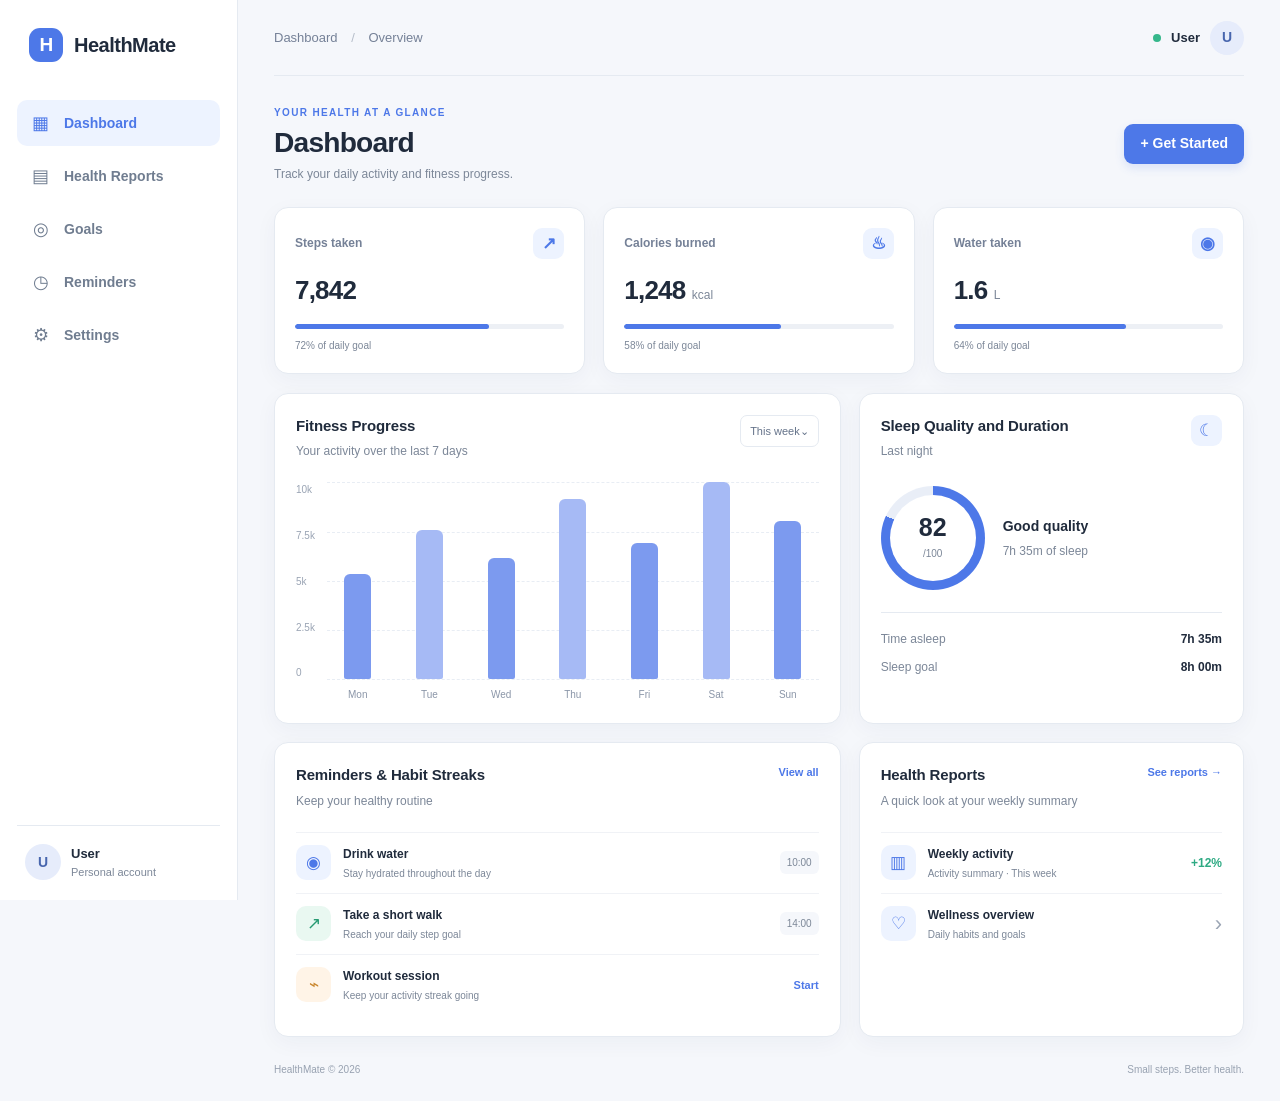
<file: html/index.html>
<!DOCTYPE html>
<html lang="sk">
<head>
  <meta charset="UTF-8">
  <meta name="viewport" content="width=device-width, initial-scale=1.0">
  <title>HealthMate | Dashboard</title>
  <link rel="stylesheet" href="style.css">
</head>
<body>
  <div class="app-shell">
    <aside class="sidebar">
      <a class="brand" href="index.html"><span class="brand-mark">H</span><span>HealthMate</span></a>
      <nav class="side-nav" aria-label="Hlavná navigácia">
        <a class="nav-link active" href="index.html"><span class="nav-icon">▦</span>Dashboard</a>
        <a class="nav-link" href="#"><span class="nav-icon">▤</span>Health Reports</a>
        <a class="nav-link" href="#"><span class="nav-icon">◎</span>Goals</a>
        <a class="nav-link" href="#"><span class="nav-icon">◷</span>Reminders</a>
        <a class="nav-link" href="#"><span class="nav-icon">⚙</span>Settings</a>
      </nav>
      <div class="sidebar-bottom">
        <div class="mini-profile"><div class="avatar">U</div><div><strong>User</strong><small>Personal account</small></div></div>
      </div>
    </aside>

    <main class="main-area">
      <header class="topbar">
        <div class="mobile-brand"><span class="brand-mark">H</span> HealthMate</div>
        <div class="breadcrumb">Dashboard <span>/</span> Overview</div>
        <div class="top-actions"><span class="status-dot"></span><span class="user-label">User</span><div class="avatar small">U</div></div>
      </header>

      <section class="page-heading">
        <div><p class="eyebrow">YOUR HEALTH AT A GLANCE</p><h1>Dashboard</h1><p class="muted">Track your daily activity and fitness progress.</p></div>
        <a class="button primary" href="workout.html">+ Get Started</a>
      </section>

      <section class="stat-grid" aria-label="Daily statistics">
        <article class="stat-card"><div class="stat-top"><span>Steps taken</span><span class="stat-symbol">↗</span></div><strong>7,842</strong><div class="progress"><span style="width:72%"></span></div><small>72% of daily goal</small></article>
        <article class="stat-card"><div class="stat-top"><span>Calories burned</span><span class="stat-symbol">♨</span></div><strong>1,248 <small>kcal</small></strong><div class="progress"><span style="width:58%"></span></div><small>58% of daily goal</small></article>
        <article class="stat-card"><div class="stat-top"><span>Water taken</span><span class="stat-symbol">◉</span></div><strong>1.6 <small>L</small></strong><div class="progress"><span style="width:64%"></span></div><small>64% of daily goal</small></article>
      </section>

      <section class="dashboard-grid">
        <article class="panel progress-panel">
          <div class="panel-heading"><div><h2>Fitness Progress</h2><p class="muted">Your activity over the last 7 days</p></div><span class="select-like">This week⌄</span></div>
          <div class="chart">
            <div class="chart-y"><span>10k</span><span>7.5k</span><span>5k</span><span>2.5k</span><span>0</span></div>
            <div class="chart-content">
              <div class="chart-lines"><i></i><i></i><i></i><i></i><i></i></div>
              <div class="bars"><div class="bar-wrap"><b style="height:48%"></b><small>Mon</small></div><div class="bar-wrap"><b style="height:68%"></b><small>Tue</small></div><div class="bar-wrap"><b style="height:55%"></b><small>Wed</small></div><div class="bar-wrap"><b style="height:82%"></b><small>Thu</small></div><div class="bar-wrap"><b style="height:62%"></b><small>Fri</small></div><div class="bar-wrap"><b style="height:92%"></b><small>Sat</small></div><div class="bar-wrap"><b style="height:72%"></b><small>Sun</small></div></div>
            </div>
          </div>
        </article>
        <article class="panel sleep-panel">
          <div class="panel-heading"><div><h2>Sleep Quality and Duration</h2><p class="muted">Last night</p></div><span class="stat-symbol">☾</span></div>
          <div class="sleep-score"><div class="sleep-ring"><div><strong>82</strong><small>/100</small></div></div><div><strong>Good quality</strong><p class="muted">7h 35m of sleep</p></div></div>
          <div class="sleep-details"><span>Time asleep</span><strong>7h 35m</strong><span>Sleep goal</span><strong>8h 00m</strong></div>
        </article>
        <article class="panel reminders-panel">
          <div class="panel-heading"><div><h2>Reminders &amp; Habit Streaks</h2><p class="muted">Keep your healthy routine</p></div><a class="text-link" href="#">View all</a></div>
          <div class="reminder"><span class="reminder-icon water">◉</span><div><strong>Drink water</strong><small>Stay hydrated throughout the day</small></div><span class="pill">10:00</span></div>
          <div class="reminder"><span class="reminder-icon move">↗</span><div><strong>Take a short walk</strong><small>Reach your daily step goal</small></div><span class="pill">14:00</span></div>
          <div class="reminder"><span class="reminder-icon workout">⌁</span><div><strong>Workout session</strong><small>Keep your activity streak going</small></div><a class="small-link" href="workout.html">Start</a></div>
        </article>
        <article class="panel reports-panel">
          <div class="panel-heading"><div><h2>Health Reports</h2><p class="muted">A quick look at your weekly summary</p></div><a class="text-link" href="#">See reports →</a></div>
          <div class="report-row"><span class="report-icon">▥</span><div><strong>Weekly activity</strong><small>Activity summary · This week</small></div><span class="report-value">+12%</span></div>
          <div class="report-row"><span class="report-icon">♡</span><div><strong>Wellness overview</strong><small>Daily habits and goals</small></div><span class="arrow">›</span></div>
        </article>
      </section>
      <footer class="footer"><span>HealthMate © 2026</span><span>Small steps. Better health.</span></footer>
    </main>
  </div>
</body>
</html>
</file>
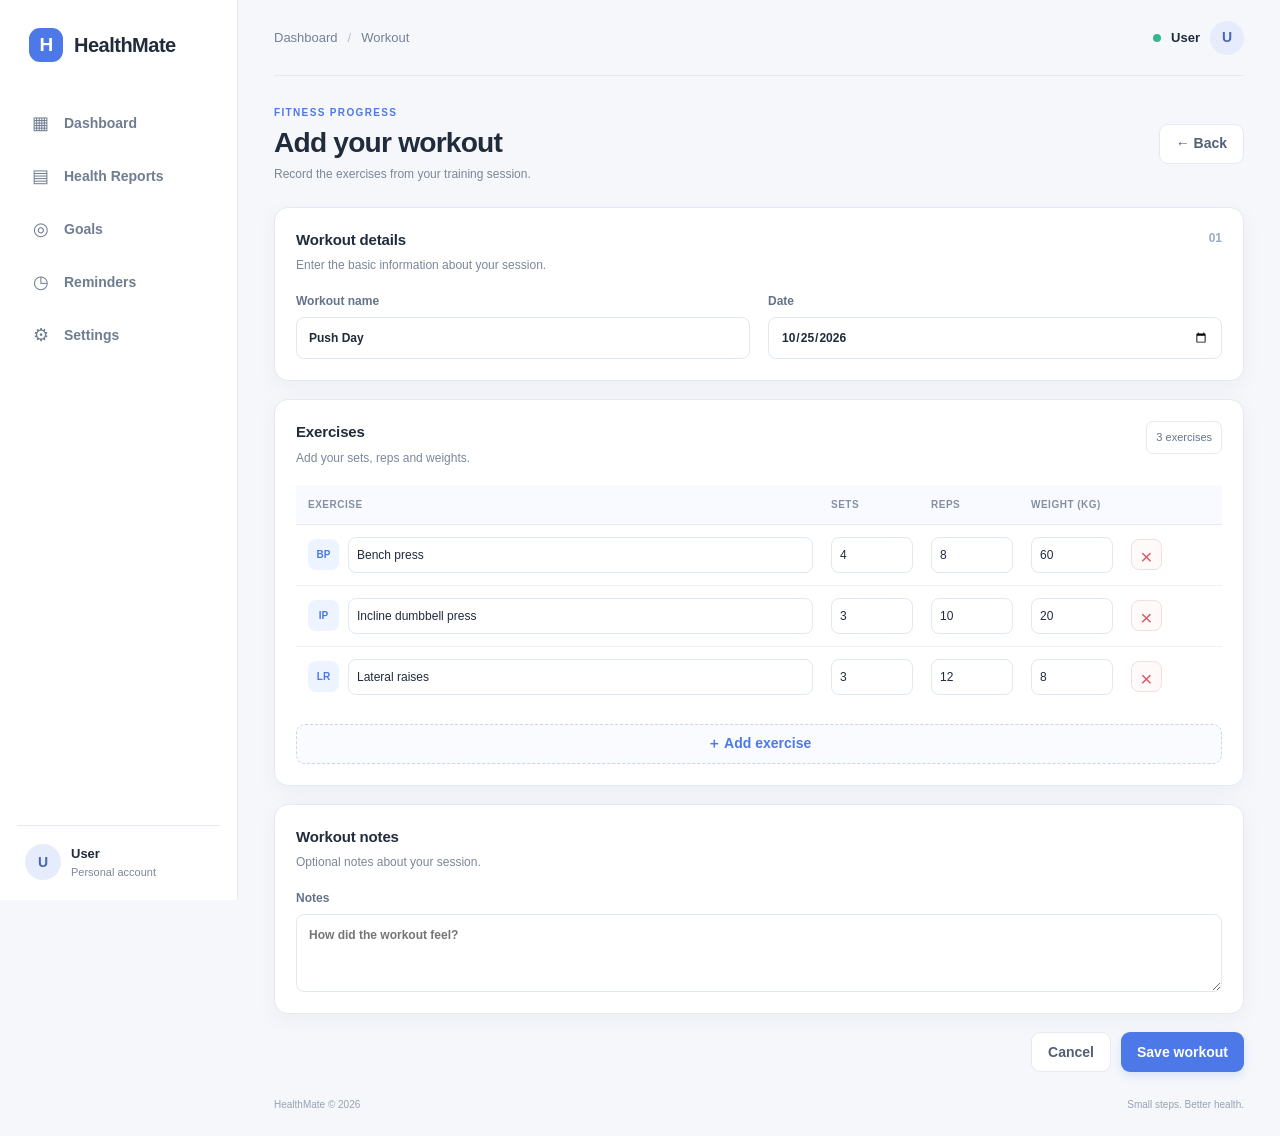
<file: html/workout.html>
<!DOCTYPE html>
<html lang="sk">
<head>
  <meta charset="UTF-8">
  <meta name="viewport" content="width=device-width, initial-scale=1.0">
  <title>HealthMate | Add your workout</title>
  <link rel="stylesheet" href="style.css">
</head>
<body>
  <div class="app-shell">
    <aside class="sidebar">
      <a class="brand" href="index.html"><span class="brand-mark">H</span><span>HealthMate</span></a>
      <nav class="side-nav" aria-label="Hlavná navigácia">
        <a class="nav-link" href="index.html"><span class="nav-icon">▦</span>Dashboard</a>
        <a class="nav-link" href="#"><span class="nav-icon">▤</span>Health Reports</a>
        <a class="nav-link" href="#"><span class="nav-icon">◎</span>Goals</a>
        <a class="nav-link" href="#"><span class="nav-icon">◷</span>Reminders</a>
        <a class="nav-link" href="#"><span class="nav-icon">⚙</span>Settings</a>
      </nav>
      <div class="sidebar-bottom"><div class="mini-profile"><div class="avatar">U</div><div><strong>User</strong><small>Personal account</small></div></div></div>
    </aside>

    <main class="main-area">
      <header class="topbar">
        <div class="mobile-brand"><span class="brand-mark">H</span> HealthMate</div>
        <div class="breadcrumb"><a href="index.html">Dashboard</a><span>/</span>Workout</div>
        <div class="top-actions"><span class="status-dot"></span><span class="user-label">User</span><div class="avatar small">U</div></div>
      </header>

      <section class="page-heading">
        <div><p class="eyebrow">FITNESS PROGRESS</p><h1>Add your workout</h1><p class="muted">Record the exercises from your training session.</p></div>
        <a class="button secondary" href="index.html">← Back</a>
      </section>

      <form class="workout-form">
        <section class="panel workout-info">
          <div class="panel-heading"><div><h2>Workout details</h2><p class="muted">Enter the basic information about your session.</p></div><span class="section-number">01</span></div>
          <div class="form-grid">
            <label class="field"><span>Workout name</span><input type="text" placeholder="e.g. Push Day" value="Push Day"></label>
            <label class="field"><span>Date</span><input type="date" value="2026-10-25"></label>
          </div>
        </section>

        <section class="panel exercises-panel">
          <div class="panel-heading"><div><h2>Exercises</h2><p class="muted">Add your sets, reps and weights.</p></div><span class="count-badge">3 exercises</span></div>
          <div class="exercise-table-wrap">
            <table class="exercise-table">
              <thead><tr><th>Exercise</th><th>Sets</th><th>Reps</th><th>Weight (kg)</th><th><span class="sr-only">Remove</span></th></tr></thead>
              <tbody>
                <tr><td><div class="exercise-name"><span class="exercise-thumb">BP</span><input aria-label="Exercise name" value="Bench press"></div></td><td><input aria-label="Bench press sets" type="number" value="4" min="1"></td><td><input aria-label="Bench press reps" type="number" value="8" min="1"></td><td><input aria-label="Bench press weight" type="number" value="60" min="0"></td><td><button class="icon-button" type="button" aria-label="Remove Bench press">×</button></td></tr>
                <tr><td><div class="exercise-name"><span class="exercise-thumb">IP</span><input aria-label="Exercise name" value="Incline dumbbell press"></div></td><td><input aria-label="Incline press sets" type="number" value="3" min="1"></td><td><input aria-label="Incline press reps" type="number" value="10" min="1"></td><td><input aria-label="Incline press weight" type="number" value="20" min="0"></td><td><button class="icon-button" type="button" aria-label="Remove Incline press">×</button></td></tr>
                <tr><td><div class="exercise-name"><span class="exercise-thumb">LR</span><input aria-label="Exercise name" value="Lateral raises"></div></td><td><input aria-label="Lateral raises sets" type="number" value="3" min="1"></td><td><input aria-label="Lateral raises reps" type="number" value="12" min="1"></td><td><input aria-label="Lateral raises weight" type="number" value="8" min="0"></td><td><button class="icon-button" type="button" aria-label="Remove Lateral raises">×</button></td></tr>
              </tbody>
            </table>
          </div>
          <button class="button dashed" type="button">＋ Add exercise</button>
        </section>

        <section class="panel notes-panel">
          <div class="panel-heading"><div><h2>Workout notes</h2><p class="muted">Optional notes about your session.</p></div></div>
          <label class="field"><span>Notes</span><textarea rows="3" placeholder="How did the workout feel?"></textarea></label>
        </section>

        <div class="form-actions"><a class="button secondary" href="index.html">Cancel</a><button class="button primary" type="button">Save workout</button></div>
      </form>
      <footer class="footer"><span>HealthMate © 2026</span><span>Small steps. Better health.</span></footer>
    </main>
  </div>
</body>
</html>
</file>
<file: html/style.css>
/* HealthMate - responsive wireframe implementation */
:root {
  --bg: #f5f7fb;
  --surface: #ffffff;
  --surface-soft: #f8fafc;
  --text: #202b3c;
  --muted: #7c8798;
  --line: #e5eaf1;
  --primary: #4d78e8;
  --primary-dark: #3762d1;
  --blue-soft: #edf3ff;
  --green: #2eaa83;
  --shadow: 0 6px 22px rgba(30, 52, 84, .045);
}
* { box-sizing: border-box; }
html { min-width: 320px; }
body { margin: 0; background: var(--bg); color: var(--text); font: 14px/1.5 Inter, -apple-system, BlinkMacSystemFont, "Segoe UI", Arial, sans-serif; }
a { color: inherit; text-decoration: none; }
button, input, textarea { font: inherit; }
button, a, input { -webkit-tap-highlight-color: transparent; }
.app-shell { min-height: 100vh; }
.sidebar { position: fixed; inset: 0 auto 0 0; width: 238px; background: var(--surface); border-right: 1px solid var(--line); padding: 28px 17px 20px; display: flex; flex-direction: column; z-index: 5; }
.brand { display: flex; align-items: center; gap: 11px; font-size: 20px; font-weight: 750; letter-spacing: -.5px; padding: 0 12px 38px; }
.brand-mark { display: inline-grid; place-items: center; width: 34px; height: 34px; border-radius: 11px; background: var(--primary); color: white; font-size: 19px; font-weight: 800; }
.side-nav { display: grid; gap: 7px; }
.nav-link { min-height: 46px; display: flex; align-items: center; gap: 13px; padding: 0 13px; border-radius: 10px; color: #707d90; font-weight: 550; }
.nav-link:hover, .nav-link.active { color: var(--primary); background: var(--blue-soft); }
.nav-icon { width: 21px; text-align: center; font-size: 18px; }
.sidebar-bottom { margin-top: auto; border-top: 1px solid var(--line); padding: 18px 8px 0; }
.mini-profile { display: flex; align-items: center; gap: 10px; }
.avatar { display: grid; place-items: center; flex: 0 0 auto; width: 36px; height: 36px; border-radius: 50%; background: #e6ecfb; color: #4866ae; font-weight: 750; }
.avatar.small { width: 34px; height: 34px; }
.mini-profile strong, .mini-profile small { display: block; }
.mini-profile strong { font-size: 13px; }
.mini-profile small { color: var(--muted); font-size: 11px; }
.main-area { margin-left: 238px; min-height: 100vh; padding: 0 36px 20px; max-width: 1800px; }
.topbar { min-height: 76px; display: flex; align-items: center; justify-content: space-between; border-bottom: 1px solid var(--line); gap: 20px; }
.breadcrumb { color: #758197; font-size: 13px; }
.breadcrumb span { padding: 0 10px; color: #b5bdc9; }
.breadcrumb a:hover { color: var(--primary); }
.top-actions { display: flex; align-items: center; gap: 10px; }
.user-label { font-weight: 600; font-size: 13px; }
.status-dot { width: 8px; height: 8px; border-radius: 50%; background: #35b78b; }
.mobile-brand { display: none; align-items: center; gap: 8px; font-weight: 750; }
.mobile-brand .brand-mark { width: 29px; height: 29px; font-size: 16px; }
.page-heading { display: flex; justify-content: space-between; align-items: center; gap: 20px; padding: 29px 0 24px; }
.eyebrow { margin: 0 0 6px; color: var(--primary); font-size: 10px; letter-spacing: 1.35px; font-weight: 800; }
h1 { margin: 0; font-size: clamp(24px, 2.2vw, 31px); letter-spacing: -.8px; line-height: 1.2; }
h2 { margin: 0; font-size: 15px; letter-spacing: -.15px; }
.muted { color: var(--muted); margin: 5px 0 0; font-size: 12px; }
.button { border: 0; border-radius: 9px; min-height: 40px; padding: 0 16px; display: inline-flex; align-items: center; justify-content: center; gap: 8px; font-weight: 650; cursor: pointer; white-space: nowrap; }
.button.primary { color: white; background: var(--primary); box-shadow: 0 4px 10px rgba(77,120,232,.16); }
.button.primary:hover { background: var(--primary-dark); }
.button.secondary { border: 1px solid var(--line); background: white; color: #526075; }
.button.dashed { width: 100%; margin-top: 17px; border: 1px dashed #c9d5e8; color: var(--primary); background: #f9fbff; }
.stat-grid { display: grid; grid-template-columns: repeat(3, minmax(0, 1fr)); gap: 18px; }
.stat-card, .panel { background: var(--surface); border: 1px solid var(--line); border-radius: 14px; box-shadow: var(--shadow); }
.stat-card { padding: 20px; min-width: 0; }
.stat-top { display: flex; justify-content: space-between; align-items: center; color: #758197; font-size: 12px; font-weight: 600; }
.stat-symbol { display: grid; place-items: center; width: 31px; height: 31px; border-radius: 9px; background: var(--blue-soft); color: var(--primary); font-size: 17px; }
.stat-card > strong { display: block; margin: 12px 0 14px; font-size: 26px; letter-spacing: -.8px; }
.stat-card > strong small { font-size: 12px; color: var(--muted); font-weight: 500; letter-spacing: 0; }
.progress { height: 5px; background: #edf0f5; border-radius: 20px; overflow: hidden; }
.progress span { display: block; height: 100%; border-radius: inherit; background: var(--primary); }
.stat-card > small { display: block; margin-top: 9px; color: var(--muted); font-size: 10px; }
.dashboard-grid { display: grid; grid-template-columns: minmax(0, 1.25fr) minmax(280px, .85fr); gap: 18px; margin-top: 19px; }
.panel { padding: 21px; min-width: 0; }
.panel-heading { display: flex; justify-content: space-between; align-items: flex-start; gap: 14px; margin-bottom: 22px; }
.select-like, .count-badge { color: #65738a; font-size: 11px; border: 1px solid var(--line); border-radius: 7px; padding: 7px 9px; white-space: nowrap; background: #fff; }
.chart { height: 220px; display: flex; gap: 12px; }
.chart-y { display: flex; flex-direction: column; justify-content: space-between; color: #9aa4b4; font-size: 10px; padding-bottom: 22px; }
.chart-content { position: relative; flex: 1; min-width: 0; }
.chart-lines { position: absolute; inset: 0 0 22px; display: flex; flex-direction: column; justify-content: space-between; }
.chart-lines i { display: block; border-top: 1px dashed #e8edf4; }
.bars { position: absolute; inset: 0 0 0; display: flex; align-items: stretch; justify-content: space-around; gap: 10px; }
.bar-wrap { display: flex; flex-direction: column; align-items: center; justify-content: flex-end; flex: 1; gap: 8px; min-width: 0; }
.bar-wrap b { display: block; width: min(27px, 72%); max-height: calc(100% - 23px); border-radius: 6px 6px 2px 2px; background: #7c9aef; }
.bar-wrap:nth-child(2n) b { background: #a6baf5; }
.bar-wrap small { color: #8b96a8; font-size: 10px; }
.sleep-score { display: flex; align-items: center; gap: 18px; padding: 4px 0 22px; }
.sleep-ring { width: 104px; height: 104px; flex: 0 0 auto; display: grid; place-items: center; border-radius: 50%; background: conic-gradient(var(--primary) 0 82%, #e9eef7 82%); position: relative; }
.sleep-ring::before { content: ""; position: absolute; inset: 9px; border-radius: 50%; background: white; }
.sleep-ring > div { position: relative; text-align: center; }
.sleep-ring strong { font-size: 25px; display: block; line-height: 1.1; }
.sleep-ring small { color: var(--muted); font-size: 10px; }
.sleep-score > div:last-child strong { font-size: 14px; }
.sleep-details { display: grid; grid-template-columns: 1fr auto; gap: 10px; border-top: 1px solid var(--line); padding-top: 17px; font-size: 12px; }
.sleep-details span { color: var(--muted); }
.reminders-panel, .reports-panel { grid-column: auto; }
.text-link, .small-link { color: var(--primary); font-size: 11px; font-weight: 650; }
.reminder, .report-row { display: flex; align-items: center; gap: 12px; padding: 12px 0; border-top: 1px solid #f0f2f6; }
.reminder:first-of-type, .report-row:first-of-type { border-top: 0; }
.reminder-icon, .report-icon { width: 35px; height: 35px; flex: 0 0 auto; display: grid; place-items: center; border-radius: 10px; background: #edf3ff; color: var(--primary); font-size: 17px; }
.reminder-icon.move { background: #e9f8f1; color: #269a72; }
.reminder-icon.workout { background: #fff4e7; color: #c9862e; }
.reminder > div, .report-row > div { flex: 1; min-width: 0; }
.reminder strong, .reminder small, .report-row strong, .report-row small { display: block; }
.reminder strong, .report-row strong { font-size: 12px; }
.reminder small, .report-row small { color: var(--muted); font-size: 10px; margin-top: 3px; }
.pill { padding: 4px 7px; border-radius: 6px; background: #f5f7fb; color: #7d8898; font-size: 10px; }
.report-value { color: var(--green); font-weight: 750; font-size: 12px; }
.arrow { font-size: 22px; color: #9ba5b4; }
.footer { display: flex; justify-content: space-between; gap: 15px; padding: 25px 0 4px; color: #98a2b1; font-size: 10px; }
.workout-form { display: grid; gap: 18px; }
.workout-info .panel-heading, .exercises-panel .panel-heading, .notes-panel .panel-heading { margin-bottom: 18px; }
.section-number { color: #9aabc9; font-size: 12px; font-weight: 800; }
.form-grid { display: grid; grid-template-columns: 1fr 1fr; gap: 18px; }
.field { display: grid; gap: 7px; color: #65738a; font-size: 12px; font-weight: 650; min-width: 0; }
.field input, .field textarea, .exercise-table input { width: 100%; min-width: 0; border: 1px solid #e2e8f0; border-radius: 8px; background: #fff; color: var(--text); outline: none; }
.field input { height: 42px; padding: 0 12px; }
.field textarea { resize: vertical; padding: 11px 12px; }
.field input:focus, .field textarea:focus, .exercise-table input:focus { border-color: #9bb4f5; box-shadow: 0 0 0 3px #edf2ff; }
.exercise-table-wrap { width: 100%; overflow-x: auto; }
.exercise-table { width: 100%; border-collapse: collapse; text-align: left; }
.exercise-table th { color: #8490a2; background: #f8faff; font-size: 10px; text-transform: uppercase; letter-spacing: .5px; font-weight: 750; padding: 12px 9px; border-bottom: 1px solid var(--line); }
.exercise-table td { padding: 12px 9px; border-bottom: 1px solid #eef1f6; }
.exercise-table tr:last-child td { border-bottom: 0; }
.exercise-table th:first-child, .exercise-table td:first-child { padding-left: 12px; }
.exercise-table td:not(:first-child) { width: 100px; }
.exercise-table input { height: 36px; padding: 0 8px; font-size: 12px; }
.exercise-name { display: flex; align-items: center; gap: 9px; min-width: 190px; }
.exercise-name input { min-width: 135px; }
.exercise-thumb { width: 31px; height: 31px; flex: 0 0 auto; display: grid; place-items: center; border-radius: 8px; background: var(--blue-soft); color: var(--primary); font-size: 10px; font-weight: 800; }
.icon-button { display: grid; place-items: center; width: 31px; height: 31px; border: 1px solid #f2dfe1; border-radius: 8px; background: #fffafa; color: #d45d68; font-size: 21px; cursor: pointer; }
.form-actions { display: flex; justify-content: flex-end; gap: 10px; }
.sr-only { position: absolute; width: 1px; height: 1px; padding: 0; margin: -1px; overflow: hidden; clip: rect(0,0,0,0); white-space: nowrap; border: 0; }

@media (min-width: 1500px) {
  .main-area { margin-right: auto; padding-left: 44px; padding-right: 44px; }
  .dashboard-grid { grid-template-columns: minmax(0, 1.2fr) minmax(320px, .8fr); }
}
@media (max-width: 1050px) {
  .sidebar { width: 205px; }
  .main-area { margin-left: 205px; padding-left: 24px; padding-right: 24px; }
  .dashboard-grid { grid-template-columns: 1fr; }
  .stat-grid { gap: 12px; }
  .stat-card, .panel { padding: 17px; }
}
@media (max-width: 720px) {
  .sidebar { position: static; width: auto; height: auto; padding: 13px 16px; border-right: 0; border-bottom: 1px solid var(--line); }
  .brand { padding: 0 0 13px; font-size: 18px; }
  .sidebar-bottom { display: none; }
  .side-nav { display: flex; overflow-x: auto; gap: 6px; padding-bottom: 2px; }
  .nav-link { flex: 0 0 auto; min-height: 38px; padding: 0 10px; font-size: 12px; }
  .nav-icon { font-size: 15px; width: auto; }
  .main-area { margin-left: 0; padding: 0 16px 16px; }
  .topbar { min-height: 59px; }
  .mobile-brand { display: flex; font-size: 13px; }
  .breadcrumb { display: none; }
  .top-actions { gap: 7px; }
  .user-label { display: none; }
  .page-heading { padding: 24px 0 19px; align-items: flex-start; }
  .page-heading .button { min-height: 37px; padding: 0 11px; font-size: 12px; }
  .stat-grid { grid-template-columns: 1fr; }
  .stat-card { padding: 16px; }
  .stat-card > strong { font-size: 23px; margin: 8px 0 11px; }
  .dashboard-grid { gap: 13px; margin-top: 13px; }
  .panel { padding: 16px; border-radius: 12px; }
  .chart { height: 190px; }
  .form-grid { grid-template-columns: 1fr; gap: 14px; }
  .exercise-table { min-width: 600px; }
  .exercise-table-wrap { margin: 0 -3px; }
  .footer { font-size: 9px; padding-top: 20px; }
}
@media (max-width: 390px) {
  .main-area { padding-left: 11px; padding-right: 11px; }
  .sidebar { padding-left: 11px; padding-right: 11px; }
  .nav-link { padding: 0 8px; }
  .page-heading { gap: 10px; }
  .page-heading .button { padding: 0 9px; }
  .sleep-score { gap: 12px; }
  .sleep-ring { width: 88px; height: 88px; }
  .sleep-ring::before { inset: 7px; }
}
</file>
